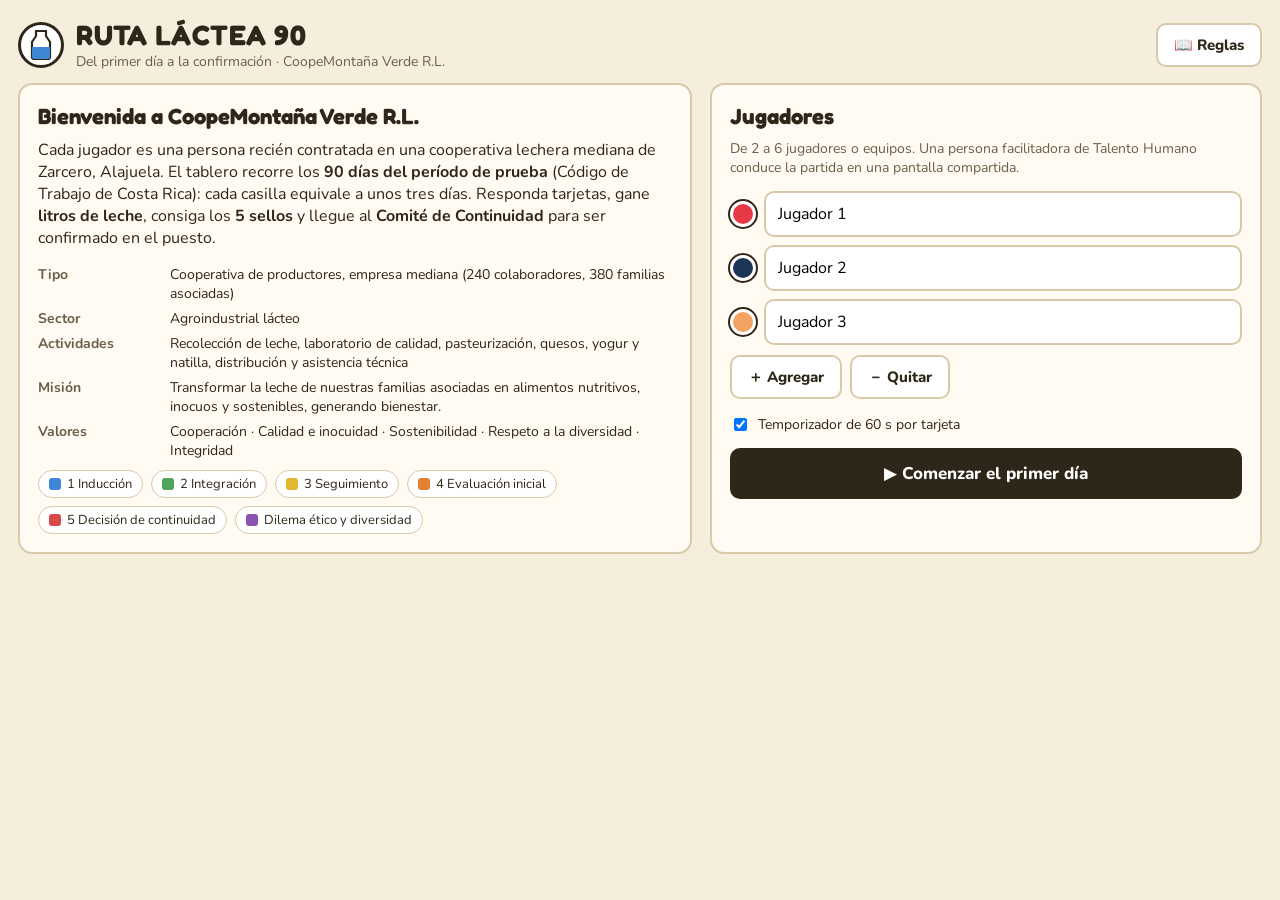
<file: index.html>
<!DOCTYPE html>
<html lang="es">
<head>
<meta charset="utf-8">
<meta name="viewport" content="width=device-width, initial-scale=1">
<title>Ruta Láctea 90 – Juego de inducción y período de prueba</title>
<link rel="preconnect" href="https://fonts.googleapis.com">
<link href="https://fonts.googleapis.com/css2?family=Fredoka:wght@500;600;700&family=Nunito:wght@400;600;700;800&display=swap" rel="stylesheet">
<link rel="stylesheet" href="css/styles.css">
</head>
<body>
<div class="wrap">
  <header class="top">
    <div class="brand">
      <div class="logo" aria-hidden="true">
        <svg width="26" height="30" viewBox="0 0 26 30"><path d="M8 1h10v5l4 6v15a2 2 0 0 1-2 2H6a2 2 0 0 1-2-2V12l4-6z" fill="#fff" stroke="#2E2618" stroke-width="2.2" stroke-linejoin="round"/><path d="M4 17h18v10a2 2 0 0 1-2 2H6a2 2 0 0 1-2-2z" fill="#3F86D6"/></svg>
      </div>
      <div>
        <h1>RUTA LÁCTEA 90</h1>
        <p>Del primer día a la confirmación · CoopeMontaña Verde R.L.</p>
      </div>
    </div>
    <div class="top-actions">
      <button class="btn-soft" onclick="openRules()">📖 Reglas</button>
      <button class="btn-soft hidden" id="btnEnd" onclick="confirmEnd()">🏁 Terminar partida</button>
      <button class="btn-soft hidden" id="btnRestart" onclick="location.reload()">↺ Nueva partida</button>
    </div>
  </header>

  <!-- SETUP -->
  <section id="setup" class="setup">
    <div class="panel">
      <h2>Bienvenida a CoopeMontaña Verde R.L.</h2>
      <p style="margin-top:0">Cada jugador es una persona recién contratada en una cooperativa lechera mediana de Zarcero, Alajuela. El tablero recorre los <b>90 días del período de prueba</b> (Código de Trabajo de Costa Rica): cada casilla equivale a unos tres días. Responda tarjetas, gane <b>litros de leche</b>, consiga los <b>5 sellos</b> y llegue al <b>Comité de Continuidad</b> para ser confirmado en el puesto.</p>
      <div class="company">
        <b>Tipo</b><span>Cooperativa de productores, empresa mediana (240 colaboradores, 380 familias asociadas)</span>
        <b>Sector</b><span>Agroindustrial lácteo</span>
        <b>Actividades</b><span>Recolección de leche, laboratorio de calidad, pasteurización, quesos, yogur y natilla, distribución y asistencia técnica</span>
        <b>Misión</b><span>Transformar la leche de nuestras familias asociadas en alimentos nutritivos, inocuos y sostenibles, generando bienestar.</span>
        <b>Valores</b><span>Cooperación · Calidad e inocuidad · Sostenibilidad · Respeto a la diversidad · Integridad</span>
      </div>
      <div class="zones-legend">
        <span class="zl"><i style="background:var(--z1)"></i>1 Inducción</span>
        <span class="zl"><i style="background:var(--z2)"></i>2 Integración</span>
        <span class="zl"><i style="background:var(--z3)"></i>3 Seguimiento</span>
        <span class="zl"><i style="background:var(--z4)"></i>4 Evaluación inicial</span>
        <span class="zl"><i style="background:var(--z5)"></i>5 Decisión de continuidad</span>
        <span class="zl"><i style="background:var(--zd)"></i>Dilema ético y diversidad</span>
      </div>
    </div>
    <div class="panel">
      <h2>Jugadores</h2>
      <p style="margin-top:0;color:var(--muted);font-size:14px">De 2 a 6 jugadores o equipos. Una persona facilitadora de Talento Humano conduce la partida en una pantalla compartida.</p>
      <div id="plist"></div>
      <div style="display:flex;gap:8px;margin:10px 0 16px">
        <button class="btn-soft" id="addP" onclick="addPlayer()">＋ Agregar</button>
        <button class="btn-soft" id="remP" onclick="removePlayer()">－ Quitar</button>
      </div>
      <label style="display:flex;gap:8px;align-items:center;font-size:14px;margin-bottom:14px"><input type="checkbox" id="useTimer" checked> Temporizador de 60 s por tarjeta</label>
      <button class="btn" style="width:100%;font-size:17px;padding:14px" onclick="startGame()">▶ Comenzar el primer día</button>
    </div>
  </section>

  <!-- GAME -->
  <section id="game" class="game hidden">
    <div>
      <div class="boardbox"><div class="board" id="board"></div></div>
      <div class="boardfoot">
        <div class="turnbox">
          <div class="die" id="die">🎲</div>
          <div class="turninfo">
            <div class="who" id="who"></div>
            <div id="hint" style="color:var(--muted)"></div>
          </div>
          <button class="btn" id="btnRoll" onclick="onAction()">Lanzar dado</button>
        </div>
        <div class="clock" id="clock">⏱ 00:00 / 60:00</div>
      </div>
    </div>
    <aside class="side">
      <div id="players"></div>
      <div>
        <div class="fred" style="font-weight:700;margin:2px 0 6px">Bitácora de la partida</div>
        <div class="log" id="log"></div>
      </div>
    </aside>
  </section>
</div>

<!-- MODALS -->
<div class="ov" id="ovCard"><div class="modal">
  <div class="mhead" id="cHead"><h3 id="cTitle"></h3><span class="pts" id="cPts"></span></div>
  <div class="mbody">
    <div class="timer" id="cTimer"><i id="cBar"></i></div>
    <div id="cWho" style="font-size:13px;color:var(--muted);margin-bottom:6px"></div>
    <p class="q" id="cQ"></p>
    <div class="opts" id="cOpts"></div>
    <div class="fb" id="cFb"></div>
  </div>
  <div class="mfoot" id="cFoot"></div>
</div></div>

<div class="ov" id="ovMsg"><div class="modal">
  <div class="mhead" id="mHead" style="background:var(--ink)"><h3 id="mTitle"></h3></div>
  <div class="mbody rules" id="mBody"></div>
  <div class="mfoot" id="mFoot"></div>
</div></div>

<script src="js/cards.js"></script>
<script src="js/app.js"></script>
</body>
</html>
</file>
<file: css/styles.css>
:root{
  --cream:#F6EEDC; --paper:#FFFBF2; --ink:#2E2618; --muted:#6B5E48; --line:#D8C9A8;
  --z1:#3F86D6; --z2:#4FA35A; --z3:#E2B92E; --z4:#E5822F; --z5:#D64B47; --zd:#8B57B5; --gold:#F5C518;
  --radius:14px;
}
*{box-sizing:border-box}
html,body{margin:0;background:var(--cream);color:var(--ink);font-family:Nunito,system-ui,sans-serif}
h1,h2,h3,.fred{font-family:Fredoka,Nunito,sans-serif}
button{font-family:inherit;cursor:pointer;border:none;border-radius:10px;font-weight:800;font-size:15px;padding:10px 16px;transition:transform .08s, box-shadow .15s, background .15s}
button:active{transform:translateY(1px)}
button:disabled{opacity:.45;cursor:not-allowed}
.btn{background:var(--ink);color:#fff}
.btn:hover:not(:disabled){background:#4a3d27}
.btn-soft{background:#fff;color:var(--ink);border:2px solid var(--line)}
.btn-soft:hover{border-color:var(--ink)}
.btn-ok{background:var(--z2);color:#fff}.btn-mid{background:var(--z3);color:var(--ink)}.btn-no{background:var(--z5);color:#fff}
.wrap{max-width:1280px;margin:0 auto;padding:18px}
header.top{display:flex;align-items:center;justify-content:space-between;gap:12px;flex-wrap:wrap;margin-bottom:12px}
.brand{display:flex;align-items:center;gap:12px}
.logo{width:46px;height:46px;border-radius:50%;background:#fff;border:3px solid var(--ink);display:grid;place-items:center}
.brand h1{margin:0;font-size:28px;letter-spacing:.5px}
.brand p{margin:0;color:var(--muted);font-size:14px}
.top-actions{display:flex;gap:8px;flex-wrap:wrap}

/* SETUP */
.setup{display:grid;grid-template-columns:1.1fr .9fr;gap:18px}
.panel{background:var(--paper);border:2px solid var(--line);border-radius:var(--radius);padding:18px}
.panel h2{margin:0 0 10px;font-size:22px}
.company{display:grid;grid-template-columns:120px 1fr;gap:6px 12px;font-size:14px}
.company b{color:var(--muted)}
.prow{display:flex;gap:8px;align-items:center;margin:8px 0}
.prow input{flex:1;padding:10px 12px;border:2px solid var(--line);border-radius:10px;font:inherit;background:#fff}
.chip{width:26px;height:26px;border-radius:50%;border:3px solid #fff;box-shadow:0 0 0 2px var(--ink);flex:none}
.zones-legend{display:flex;flex-wrap:wrap;gap:8px;margin-top:10px}
.zl{display:flex;align-items:center;gap:6px;font-size:13px;background:#fff;border:1px solid var(--line);padding:4px 10px;border-radius:999px}
.zl i{width:12px;height:12px;border-radius:3px;display:inline-block}

/* GAME */
.game{display:grid;grid-template-columns:1fr 330px;gap:16px;align-items:start}
.boardbox{background:#EADBB8;border:4px solid #8B6B3E;border-radius:18px;padding:14px;box-shadow:inset 0 0 0 4px #F3E7CB}
.board{display:grid;grid-template-columns:repeat(9,1fr);grid-template-rows:repeat(4,1fr);gap:8px;aspect-ratio:9/4.4}
.sq{position:relative;border-radius:10px;border:2px solid rgba(0,0,0,.55);color:#fff;display:flex;flex-direction:column;align-items:center;justify-content:flex-start;padding-top:4px;font-family:Fredoka,Nunito,sans-serif;min-width:0}
.sq .n{font-size:clamp(13px,1.7vw,22px);font-weight:700;line-height:1}
.sq .lab{font-size:clamp(8px,.85vw,11px);font-weight:600;text-align:center;line-height:1.05;margin-top:2px;opacity:.95}
.sq.gate{border:4px solid #1d1d1d;box-shadow:0 0 0 2px #fff inset}
.sq.start{background:#fff;color:var(--ink)}
.sq.meta{background:var(--gold);color:var(--ink);border:4px solid #1d1d1d}
.sq.here{outline:4px solid #fff;outline-offset:2px;box-shadow:0 0 0 7px var(--ink)}
.tokens{position:absolute;bottom:4px;left:3px;right:3px;display:flex;flex-wrap:wrap;gap:2px;justify-content:center}
.tok{width:clamp(10px,1.4vw,18px);height:clamp(10px,1.4vw,18px);border-radius:50%;border:2px solid #fff;box-shadow:0 1px 3px rgba(0,0,0,.5);transition:all .25s}
.tok.active{transform:scale(1.25);box-shadow:0 0 0 2px var(--ink),0 2px 6px rgba(0,0,0,.5)}
.boardfoot{display:flex;justify-content:space-between;align-items:center;margin-top:12px;gap:10px;flex-wrap:wrap}
.turnbox{display:flex;align-items:center;gap:12px;background:var(--paper);border:2px solid var(--line);border-radius:12px;padding:10px 14px;flex:1;min-width:260px}
.die{width:58px;height:58px;border-radius:12px;background:#fff;border:3px solid var(--ink);display:grid;place-items:center;font:700 30px Fredoka,Nunito,sans-serif;flex:none}
.die.roll{animation:shake .5s}
@keyframes shake{0%,100%{transform:rotate(0)}25%{transform:rotate(-14deg)}50%{transform:rotate(12deg)}75%{transform:rotate(-6deg)}}
.turninfo{flex:1;font-size:14px}
.turninfo .who{font:700 18px Fredoka,Nunito,sans-serif;display:flex;align-items:center;gap:8px}
.clock{font:600 15px Fredoka,Nunito,sans-serif;background:#fff;border:2px solid var(--line);border-radius:10px;padding:8px 12px}
.side{display:flex;flex-direction:column;gap:12px}
.pcard{background:var(--paper);border:2px solid var(--line);border-radius:12px;padding:10px 12px}
.pcard.current{border-color:var(--ink);box-shadow:0 3px 0 var(--ink)}
.pcard .h{display:flex;align-items:center;gap:8px;font:700 16px Fredoka,Nunito,sans-serif}
.pcard .h .lit{margin-left:auto;background:#fff;border:1px solid var(--line);border-radius:999px;padding:2px 10px;font-size:14px}
.seals{display:flex;gap:4px;margin:6px 0 4px}
.seal{flex:1;text-align:center;font:700 11px Fredoka,Nunito,sans-serif;border-radius:6px;padding:3px 0;background:#eee;color:#999;border:1px dashed #bbb}
.seal.on{color:#fff;border-style:solid;border-color:rgba(0,0,0,.3)}
.ac{font-size:12px;color:var(--muted)}
.tag{display:inline-block;font-size:11px;font-weight:800;padding:2px 8px;border-radius:999px;background:var(--z3);color:var(--ink);margin-left:4px}
.log{background:var(--paper);border:2px solid var(--line);border-radius:12px;padding:10px 12px;max-height:210px;overflow:auto;font-size:13px}
.log div{padding:3px 0;border-bottom:1px dashed var(--line)}

/* MODAL */
.ov{position:fixed;inset:0;background:rgba(30,22,10,.55);display:none;align-items:center;justify-content:center;padding:16px;z-index:50}
.ov.show{display:flex}
.modal{background:var(--paper);border-radius:18px;max-width:640px;width:100%;max-height:92vh;overflow:auto;box-shadow:0 20px 50px rgba(0,0,0,.35);border:3px solid var(--ink)}
.mhead{padding:14px 18px;color:#fff;display:flex;align-items:center;justify-content:space-between;gap:10px}
.mhead h3{margin:0;font-size:20px}
.mhead .pts{background:rgba(255,255,255,.25);border-radius:999px;padding:4px 12px;font-weight:800;white-space:nowrap}
.mbody{padding:18px}
.q{font-size:18px;font-weight:700;line-height:1.35;margin:0 0 14px}
.opts{display:flex;flex-direction:column;gap:8px}
.opt{text-align:left;background:#fff;border:2px solid var(--line);color:var(--ink);font-weight:700;padding:12px 14px;border-radius:12px;font-size:15px}
.opt:hover:not(:disabled){border-color:var(--ink)}
.opt:disabled{opacity:.6}
.opt.good,.opt.bad{opacity:1!important}
.opt.good{background:#E3F4E4;border-color:var(--z2)}
.opt.bad{background:#FBE3E2;border-color:var(--z5)}
.timer{height:8px;background:#eadfc6;border-radius:99px;overflow:hidden;margin-bottom:14px}
.timer i{display:block;height:100%;background:var(--ink);width:100%;transition:width 1s linear}
.fb{margin-top:14px;padding:12px 14px;border-radius:12px;font-size:15px;display:none}
.fb.show{display:block}
.fb.ok{background:#E3F4E4;border:2px solid var(--z2)}
.fb.no{background:#FBE3E2;border:2px solid var(--z5)}
.fb.info{background:#FFF4D6;border:2px solid var(--z3)}
.mfoot{display:flex;gap:8px;justify-content:flex-end;flex-wrap:wrap;padding:0 18px 18px}
.rules h4{margin:14px 0 4px;font-family:Fredoka}
.rules p,.rules li{font-size:14.5px;line-height:1.45}
.rules ul{padding-left:20px;margin:4px 0}
table.res{width:100%;border-collapse:collapse;font-size:14px}
table.res th,table.res td{border-bottom:1px solid var(--line);padding:8px 6px;text-align:left}
table.res th{font-family:Fredoka,Nunito,sans-serif;background:#F1E6CC}
.verdict{font-weight:800;border-radius:999px;padding:3px 10px;font-size:12px;white-space:nowrap}
.v1{background:var(--gold)}.v2{background:#CFEBD1}.v3{background:#F6D0CE}
.mentorpick{display:flex;flex-wrap:wrap;gap:8px}
.hidden{display:none!important}
@media (max-width:900px){.setup,.game{grid-template-columns:1fr}.board{gap:4px}.brand h1{font-size:22px}}
</file>
